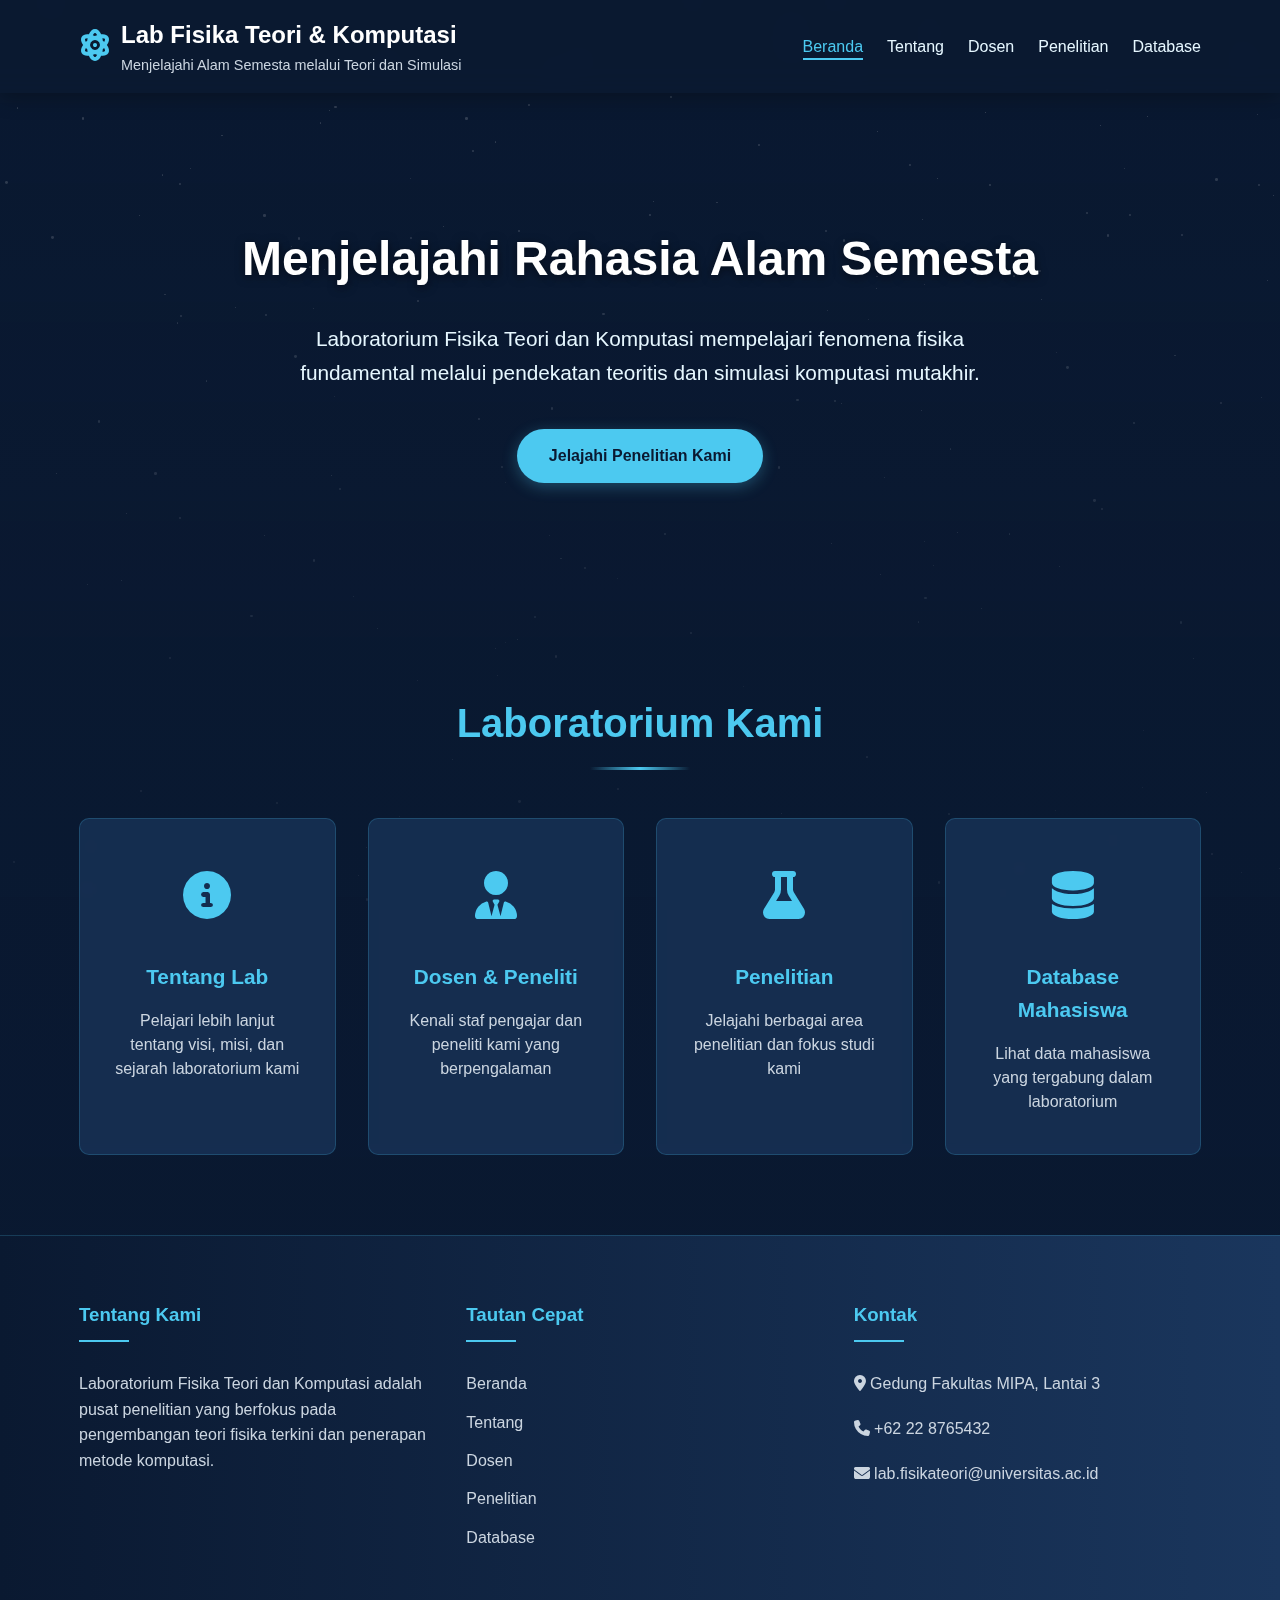
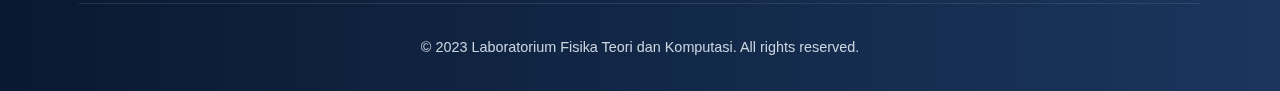
<file: index.html>
<!DOCTYPE html>
<html lang="id">
<head>
    <meta charset="UTF-8">
    <meta name="viewport" content="width=device-width, initial-scale=1.0">
    <title>Lab Fisika Teori & Komputasi - Beranda</title>
    <link rel="stylesheet" href="style.css">
    <link rel="stylesheet" href="https://cdnjs.cloudflare.com/ajax/libs/font-awesome/6.4.0/css/all.min.css">
</head>
<body>
    <!-- Efek Bintang -->
    <div class="stars" id="stars"></div>

    <!-- Header -->
    <header>
        <div class="container">
            <div class="header-container">
                <div class="logo">
                    <div class="logo-icon">
                        <i class="fas fa-atom"></i>
                    </div>
                    <div class="logo-text">
                        <h1>Lab Fisika Teori & Komputasi</h1>
                        <p>Menjelajahi Alam Semesta melalui Teori dan Simulasi</p>
                    </div>
                </div>
                <nav>
                    <ul>
                        <li><a href="index.html" class="active">Beranda</a></li>
                        <li><a href="about.html">Tentang</a></li>
                        <li><a href="dosen.html">Dosen</a></li>
                        <li><a href="research.html">Penelitian</a></li>
                        <li><a href="database.html">Database</a></li>
                    </ul>
                </nav>
            </div>
        </div>
    </header>

    <!-- Hero Section -->
    <section id="home" class="hero">
        <div class="container">
            <h2>Menjelajahi Rahasia Alam Semesta</h2>
            <p>Laboratorium Fisika Teori dan Komputasi mempelajari fenomena fisika fundamental melalui pendekatan teoritis dan simulasi komputasi mutakhir.</p>
            <a href="research.html" class="btn">Jelajahi Penelitian Kami</a>
        </div>
    </section>

    <!-- Quick Links Section -->
    <section id="quick-links">
        <div class="container">
            <div class="section-title">
                <h2>Laboratorium Kami</h2>
            </div>
            <div class="quick-links-grid">
                <a href="about.html" class="quick-link-card">
                    <div class="quick-link-icon">
                        <i class="fas fa-info-circle"></i>
                    </div>
                    <h3>Tentang Lab</h3>
                    <p>Pelajari lebih lanjut tentang visi, misi, dan sejarah laboratorium kami</p>
                </a>
                <a href="dosen.html" class="quick-link-card">
                    <div class="quick-link-icon">
                        <i class="fas fa-user-tie"></i>
                    </div>
                    <h3>Dosen & Peneliti</h3>
                    <p>Kenali staf pengajar dan peneliti kami yang berpengalaman</p>
                </a>
                <a href="research.html" class="quick-link-card">
                    <div class="quick-link-icon">
                        <i class="fas fa-flask"></i>
                    </div>
                    <h3>Penelitian</h3>
                    <p>Jelajahi berbagai area penelitian dan fokus studi kami</p>
                </a>
                <a href="database.html" class="quick-link-card">
                    <div class="quick-link-icon">
                        <i class="fas fa-database"></i>
                    </div>
                    <h3>Database Mahasiswa</h3>
                    <p>Lihat data mahasiswa yang tergabung dalam laboratorium</p>
                </a>
            </div>
        </div>
    </section>

    <!-- Footer -->
    <footer>
        <div class="container">
            <div class="footer-content">
                <div class="footer-section">
                    <h3>Tentang Kami</h3>
                    <p>Laboratorium Fisika Teori dan Komputasi adalah pusat penelitian yang berfokus pada pengembangan teori fisika terkini dan penerapan metode komputasi.</p>
                </div>
                <div class="footer-section">
                    <h3>Tautan Cepat</h3>
                    <ul>
                        <li><a href="index.html">Beranda</a></li>
                        <li><a href="about.html">Tentang</a></li>
                        <li><a href="dosen.html">Dosen</a></li>
                        <li><a href="research.html">Penelitian</a></li>
                        <li><a href="database.html">Database</a></li>
                    </ul>
                </div>
                <div class="footer-section">
                    <h3>Kontak</h3>
                    <p><i class="fas fa-map-marker-alt"></i> Gedung Fakultas MIPA, Lantai 3</p>
                    <p><i class="fas fa-phone"></i> +62 22 8765432</p>
                    <p><i class="fas fa-envelope"></i> lab.fisikateori@universitas.ac.id</p>
                </div>
            </div>
            <div class="copyright">
                <p>&copy; 2023 Laboratorium Fisika Teori dan Komputasi. All rights reserved.</p>
            </div>
        </div>
    </footer>

    <script src="script.js"></script>
</body>
</html>
</file>
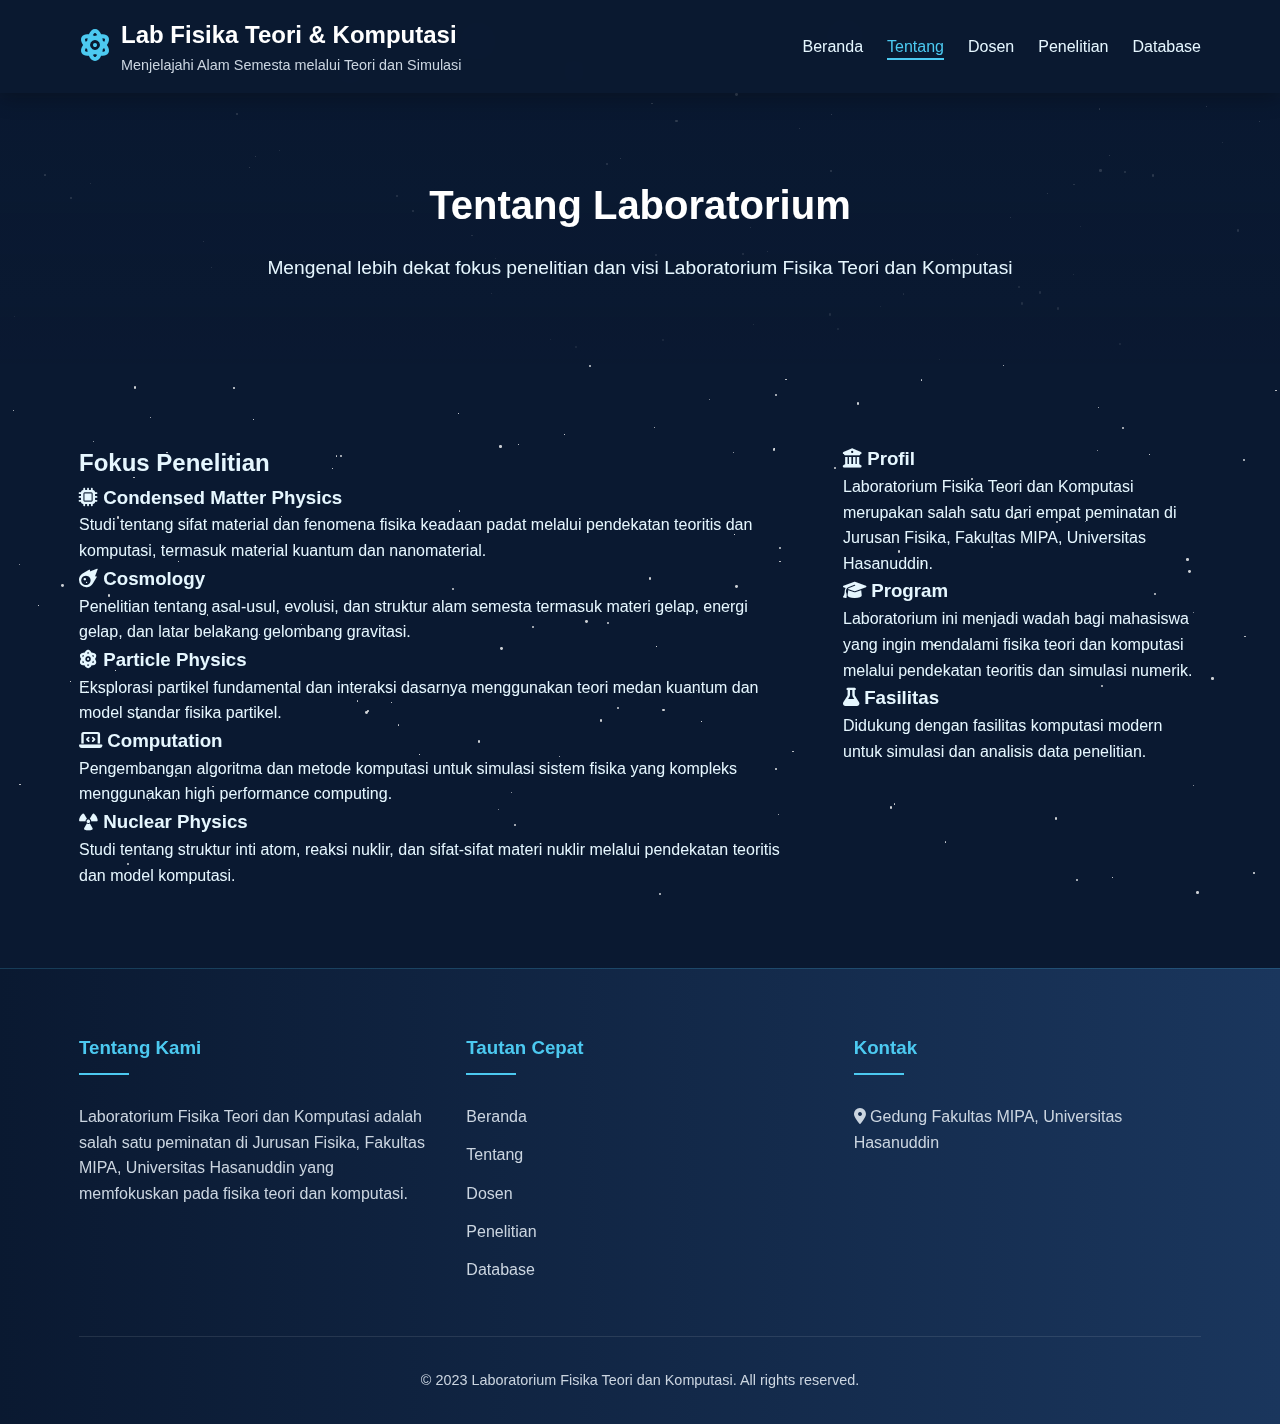
<file: about.html>
<!DOCTYPE html>
<html lang="id">
<head>
    <meta charset="UTF-8">
    <meta name="viewport" content="width=device-width, initial-scale=1.0">
    <title>Tentang Lab - Fisika Teori & Komputasi</title>
    <link rel="stylesheet" href="style.css">
    <link rel="stylesheet" href="https://cdnjs.cloudflare.com/ajax/libs/font-awesome/6.4.0/css/all.min.css">
</head>
<body>
    <div class="stars" id="stars"></div>

    <header>
        <div class="container">
            <div class="header-container">
                <div class="logo">
                    <div class="logo-icon">
                        <i class="fas fa-atom"></i>
                    </div>
                    <div class="logo-text">
                        <h1>Lab Fisika Teori & Komputasi</h1>
                        <p>Menjelajahi Alam Semesta melalui Teori dan Simulasi</p>
                    </div>
                </div>
                <nav>
                    <ul>
                        <li><a href="index.html">Beranda</a></li>
                        <li><a href="about.html" class="active">Tentang</a></li>
                        <li><a href="dosen.html">Dosen</a></li>
                        <li><a href="research.html">Penelitian</a></li>
                        <li><a href="database.html">Database</a></li>
                    </ul>
                </nav>
            </div>
        </div>
    </header>

    <section class="page-hero">
        <div class="container">
            <h1>Tentang Laboratorium</h1>
            <p>Mengenal lebih dekat fokus penelitian dan visi Laboratorium Fisika Teori dan Komputasi</p>
        </div>
    </section>

    <section id="about-content">
        <div class="container">
            <div class="about-grid">
                <!-- Kolom Kiri - Fokus Penelitian -->
                <div class="about-main">
                    <h2>Fokus Penelitian</h2>
                    <div class="research-focus-list">
                        <div class="focus-card">
                            <h3><i class="fas fa-microchip"></i> Condensed Matter Physics</h3>
                            <p>Studi tentang sifat material dan fenomena fisika keadaan padat melalui pendekatan teoritis dan komputasi, termasuk material kuantum dan nanomaterial.</p>
                        </div>
                        <div class="focus-card">
                            <h3><i class="fas fa-meteor"></i> Cosmology</h3>
                            <p>Penelitian tentang asal-usul, evolusi, dan struktur alam semesta termasuk materi gelap, energi gelap, dan latar belakang gelombang gravitasi.</p>
                        </div>
                        <div class="focus-card">
                            <h3><i class="fas fa-atom"></i> Particle Physics</h3>
                            <p>Eksplorasi partikel fundamental dan interaksi dasarnya menggunakan teori medan kuantum dan model standar fisika partikel.</p>
                        </div>
                        <div class="focus-card">
                            <h3><i class="fas fa-laptop-code"></i> Computation</h3>
                            <p>Pengembangan algoritma dan metode komputasi untuk simulasi sistem fisika yang kompleks menggunakan high performance computing.</p>
                        </div>
                        <div class="focus-card">
                            <h3><i class="fas fa-radiation"></i> Nuclear Physics</h3>
                            <p>Studi tentang struktur inti atom, reaksi nuklir, dan sifat-sifat materi nuklir melalui pendekatan teoritis dan model komputasi.</p>
                        </div>
                    </div>
                </div>
                
                <!-- Kolom Kanan - Profil, Program, Fasilitas -->
                <div class="about-sidebar">
                    <div class="sidebar-card">
                        <h3><i class="fas fa-university"></i> Profil</h3>
                        <p>Laboratorium Fisika Teori dan Komputasi merupakan salah satu dari empat peminatan di Jurusan Fisika, Fakultas MIPA, Universitas Hasanuddin.</p>
                    </div>
                    <div class="sidebar-card">
                        <h3><i class="fas fa-graduation-cap"></i> Program</h3>
                        <p>Laboratorium ini menjadi wadah bagi mahasiswa yang ingin mendalami fisika teori dan komputasi melalui pendekatan teoritis dan simulasi numerik.</p>
                    </div>
                    <div class="sidebar-card">
                        <h3><i class="fas fa-flask"></i> Fasilitas</h3>
                        <p>Didukung dengan fasilitas komputasi modern untuk simulasi dan analisis data penelitian.</p>
                    </div>
                </div>
            </div>
        </div>
    </section>

    <footer>
        <div class="container">
            <div class="footer-content">
                <div class="footer-section">
                    <h3>Tentang Kami</h3>
                    <p>Laboratorium Fisika Teori dan Komputasi adalah salah satu peminatan di Jurusan Fisika, Fakultas MIPA, Universitas Hasanuddin yang memfokuskan pada fisika teori dan komputasi.</p>
                </div>
                <div class="footer-section">
                    <h3>Tautan Cepat</h3>
                    <ul>
                        <li><a href="index.html">Beranda</a></li>
                        <li><a href="about.html">Tentang</a></li>
                        <li><a href="dosen.html">Dosen</a></li>
                        <li><a href="research.html">Penelitian</a></li>
                        <li><a href="database.html">Database</a></li>
                    </ul>
                </div>
                <div class="footer-section">
                    <h3>Kontak</h3>
                    <p><i class="fas fa-map-marker-alt"></i> Gedung Fakultas MIPA, Universitas Hasanuddin</p>
                </div>
            </div>
            <div class="copyright">
                <p>&copy; 2023 Laboratorium Fisika Teori dan Komputasi. All rights reserved.</p>
            </div>
        </div>
    </footer>

    <script src="script.js"></script>
</body>
</html>
</file>
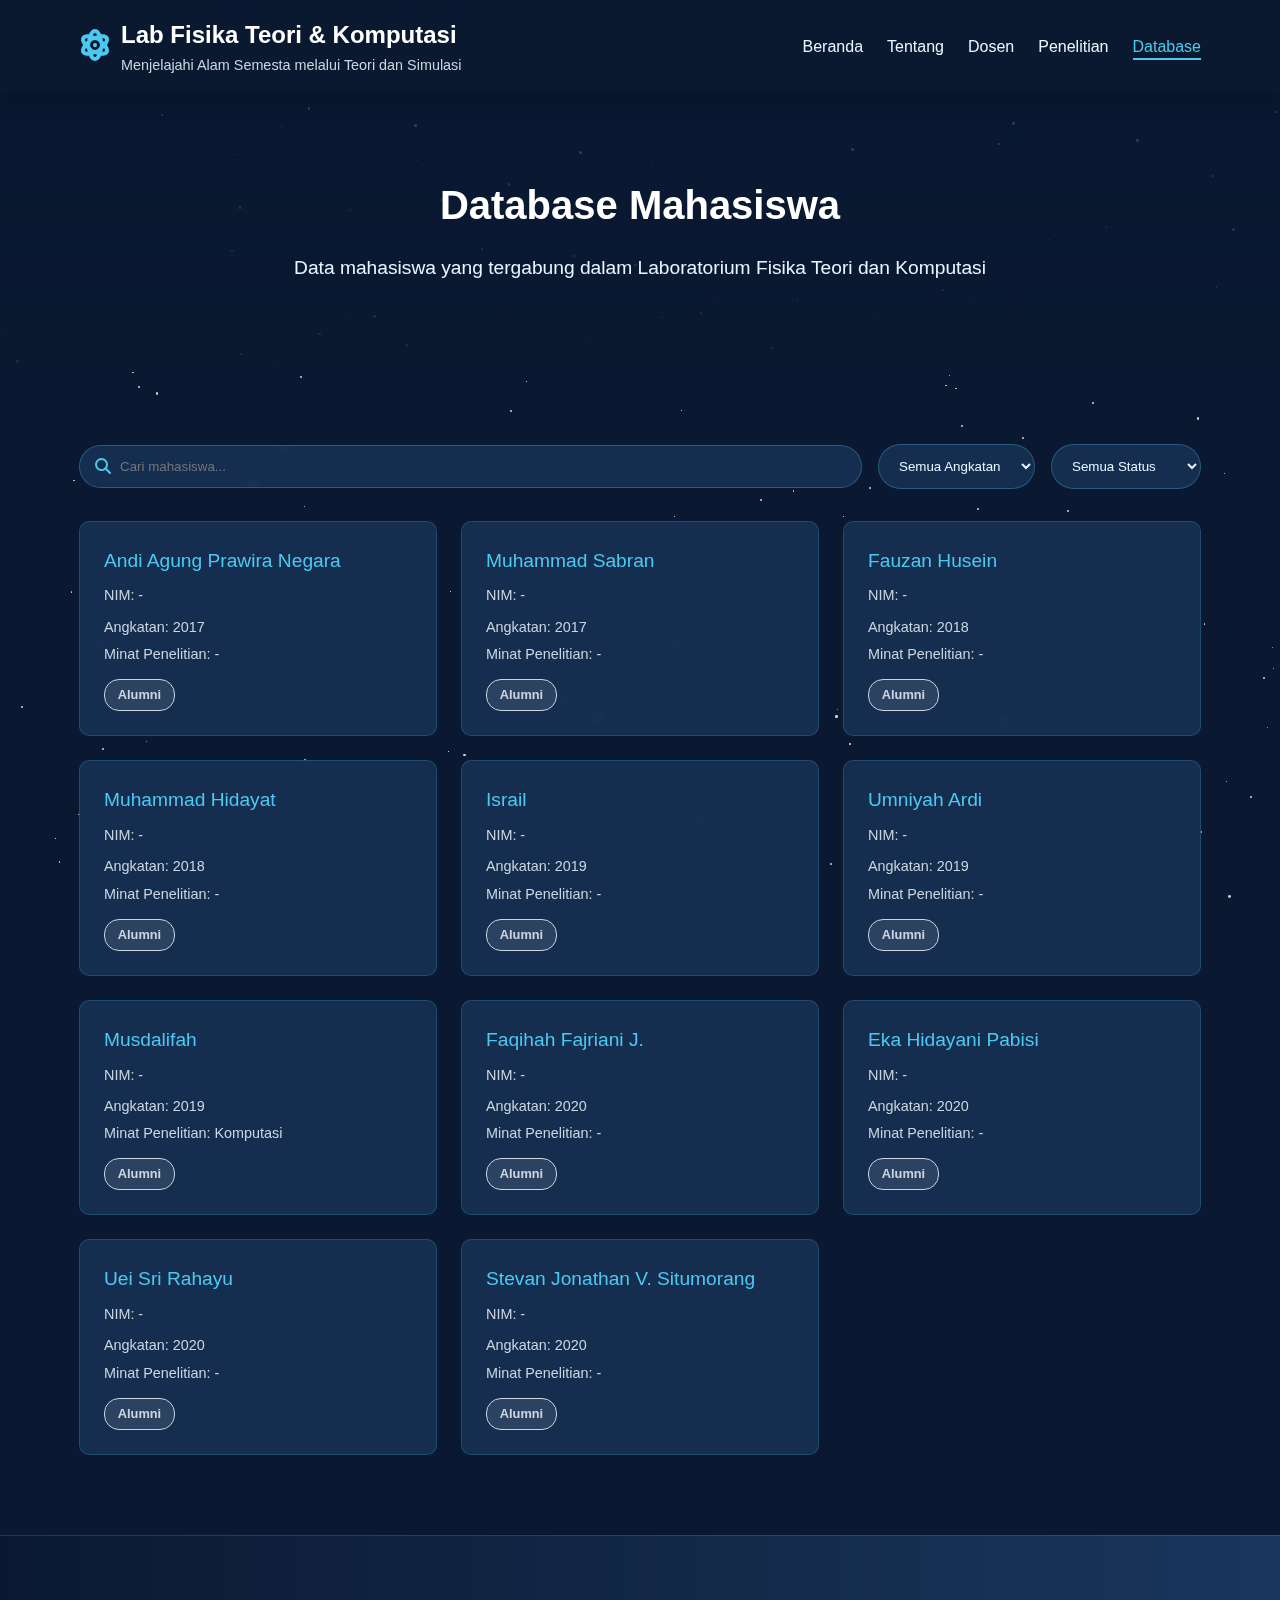
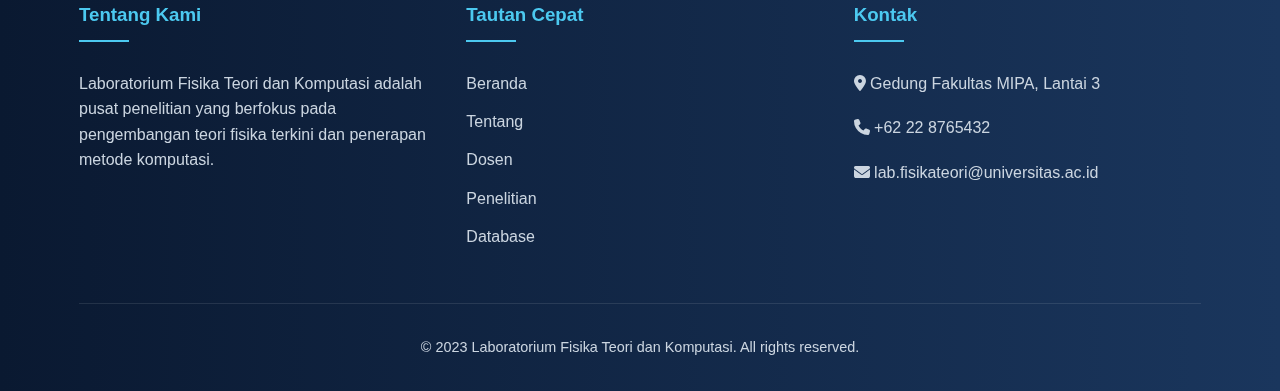
<file: database.html>
<!DOCTYPE html>
<html lang="id">
<head>
    <meta charset="UTF-8">
    <meta name="viewport" content="width=device-width, initial-scale=1.0">
    <title>Database Mahasiswa - Fisika Teori & Komputasi</title>
    <link rel="stylesheet" href="style.css">
    <link rel="stylesheet" href="https://cdnjs.cloudflare.com/ajax/libs/font-awesome/6.4.0/css/all.min.css">
</head>
<body>
    <div class="stars" id="stars"></div>

    <header>
        <div class="container">
            <div class="header-container">
                <div class="logo">
                    <div class="logo-icon">
                        <i class="fas fa-atom"></i>
                    </div>
                    <div class="logo-text">
                        <h1>Lab Fisika Teori & Komputasi</h1>
                        <p>Menjelajahi Alam Semesta melalui Teori dan Simulasi</p>
                    </div>
                </div>
                <nav>
                    <ul>
                        <li><a href="index.html">Beranda</a></li>
                        <li><a href="about.html">Tentang</a></li>
                        <li><a href="dosen.html">Dosen</a></li>
                        <li><a href="research.html">Penelitian</a></li>
                        <li><a href="database.html" class="active">Database</a></li>
                    </ul>
                </nav>
            </div>
        </div>
    </header>

    <section class="page-hero">
        <div class="container">
            <h1>Database Mahasiswa</h1>
            <p>Data mahasiswa yang tergabung dalam Laboratorium Fisika Teori dan Komputasi</p>
        </div>
    </section>

    <section id="database">
        <div class="container">
            <div class="database-controls">
                <div class="search-box">
                    <input type="text" id="searchInput" placeholder="Cari mahasiswa...">
                    <i class="fas fa-search"></i>
                </div>
                <div class="filter-controls">
                    <select id="yearFilter">
                        <option value="">Semua Angkatan</option>
                        <option value="2023">2023</option>
                        <option value="2022">2022</option>
                        <option value="2021">2021</option>
                        <option value="2020">2020</option>
                    </select>
                    <select id="statusFilter">
                        <option value="">Semua Status</option>
                        <option value="Aktif">Aktif</option>
                        <option value="Alumni">Alumni</option>
                    </select>
                </div>
            </div>

            <div class="students-grid" id="studentsGrid">
                <!-- Data mahasiswa akan dimuat di sini oleh JavaScript -->
            </div>
        </div>
    </section>

    <footer>
        <div class="container">
            <div class="footer-content">
                <div class="footer-section">
                    <h3>Tentang Kami</h3>
                    <p>Laboratorium Fisika Teori dan Komputasi adalah pusat penelitian yang berfokus pada pengembangan teori fisika terkini dan penerapan metode komputasi.</p>
                </div>
                <div class="footer-section">
                    <h3>Tautan Cepat</h3>
                    <ul>
                        <li><a href="index.html">Beranda</a></li>
                        <li><a href="about.html">Tentang</a></li>
                        <li><a href="dosen.html">Dosen</a></li>
                        <li><a href="research.html">Penelitian</a></li>
                        <li><a href="database.html">Database</a></li>
                    </ul>
                </div>
                <div class="footer-section">
                    <h3>Kontak</h3>
                    <p><i class="fas fa-map-marker-alt"></i> Gedung Fakultas MIPA, Lantai 3</p>
                    <p><i class="fas fa-phone"></i> +62 22 8765432</p>
                    <p><i class="fas fa-envelope"></i> lab.fisikateori@universitas.ac.id</p>
                </div>
            </div>
            <div class="copyright">
                <p>&copy; 2023 Laboratorium Fisika Teori dan Komputasi. All rights reserved.</p>
            </div>
        </div>
    </footer>

    <script src="script.js"></script>
</body>
</html>
</file>
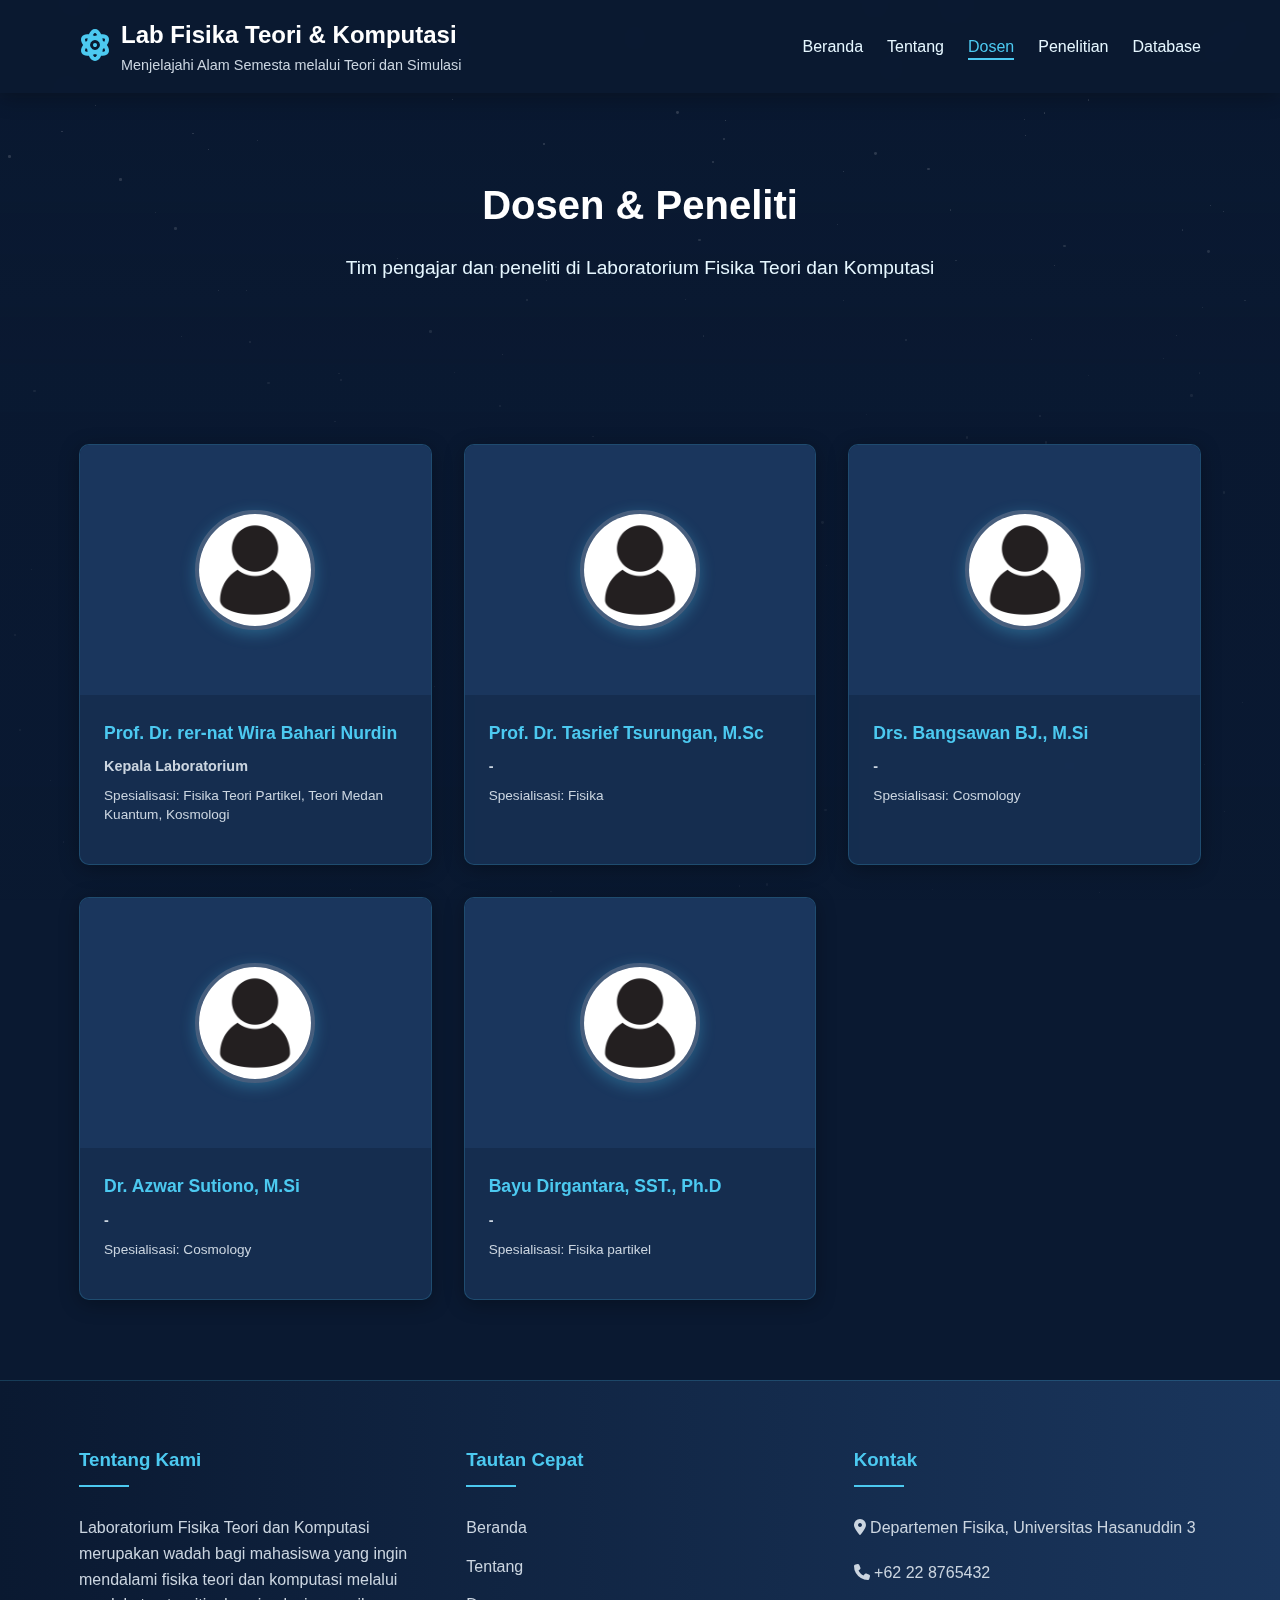
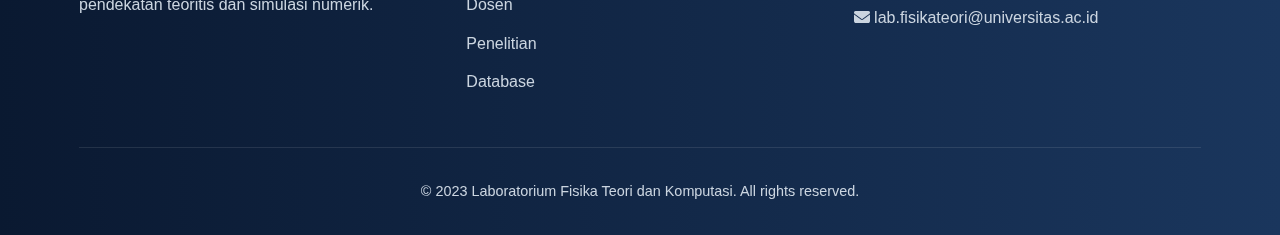
<file: dosen.html>
<!DOCTYPE html>
<html lang="id">
<head>
    <meta charset="UTF-8">
    <meta name="viewport" content="width=device-width, initial-scale=1.0">
    <title>Dosen & Peneliti - Fisika Teori & Komputasi</title>
    <link rel="stylesheet" href="style.css">
    <link rel="stylesheet" href="https://cdnjs.cloudflare.com/ajax/libs/font-awesome/6.4.0/css/all.min.css">
</head>
<body>
    <div class="stars" id="stars"></div>

    <header>
        <div class="container">
            <div class="header-container">
                <div class="logo">
                    <div class="logo-icon">
                        <i class="fas fa-atom"></i>
                    </div>
                    <div class="logo-text">
                        <h1>Lab Fisika Teori & Komputasi</h1>
                        <p>Menjelajahi Alam Semesta melalui Teori dan Simulasi</p>
                    </div>
                </div>
                <nav>
                    <ul>
                        <li><a href="index.html">Beranda</a></li>
                        <li><a href="about.html">Tentang</a></li>
                        <li><a href="dosen.html" class="active">Dosen</a></li>
                        <li><a href="research.html">Penelitian</a></li>
                        <li><a href="database.html">Database</a></li>
                    </ul>
                </nav>
            </div>
        </div>
    </header>

    <section class="page-hero">
        <div class="container">
            <h1>Dosen & Peneliti</h1>
            <p>Tim pengajar dan peneliti di Laboratorium Fisika Teori dan Komputasi</p>
        </div>
    </section>

    <section id="dosen" class="dosen-section">
        <div class="container">
            <div class="dosen-grid">
                <div class="dosen-card">
                    <div class="dosen-img">
                        <img src="profile icon.jpg" alt="Prof. Dr. rer-nat Wira Bahari Nurdin" style="width: 120px; height: 120px; object-fit: cover; border-radius: 50%;">
                    </div>
                    <div class="dosen-info">
                        <h3>Prof. Dr. rer-nat Wira Bahari Nurdin</h3>
                        <p class="dosen-position">Kepala Laboratorium</p>
                        <p class="dosen-expertise">Spesialisasi: Fisika Teori Partikel, Teori Medan Kuantum, Kosmologi</p>
                    </div>
                </div>
                
                <div class="dosen-card">
                    <div class="dosen-img">
                        <img src="profile icon.jpg" alt="Prof. Dr. Tasrief Tsurungan, M.Sc" style="width: 120px; height: 120px; object-fit: cover; border-radius: 50%;">
                    </div>
                    <div class="dosen-info">
                        <h3>Prof. Dr. Tasrief Tsurungan, M.Sc</h3>
                        <p class="dosen-position">-</p>
                        <p class="dosen-expertise">Spesialisasi: Fisika </p>
                    </div>
                </div>
                
                <div class="dosen-card">
                    <div class="dosen-img">
                        <img src="profile icon.jpg" alt="Drs. Bangsawan BJ., M.Si" style="width: 120px; height: 120px; object-fit: cover; border-radius: 50%;">
                    </div>
                    <div class="dosen-info">
                        <h3>Drs. Bangsawan BJ., M.Si</h3>
                        <p class="dosen-position">-</p>
                        <p class="dosen-expertise">Spesialisasi: Cosmology</p>
                    </div>
                </div>
                
                <div class="dosen-card">
                    <div class="dosen-img">
                        <img src="profile icon.jpg" alt="Dr. Azwar Sutiono, M.Si" style="width: 120px; height: 120px; object-fit: cover; border-radius: 50%;">
                    </div>
                    <div class="dosen-info">
                        <h3>Dr. Azwar Sutiono, M.Si</h3>
                        <p class="dosen-position">-</p>
                        <p class="dosen-expertise">Spesialisasi: Cosmology</p>
                    </div>
                </div>

                <div class="dosen-card">
                    <div class="dosen-img">
                        <img src="profile icon.jpg" alt="Bayu Dirgantara, SST., Ph.D" style="width: 120px; height: 120px; object-fit: cover; border-radius: 50%;">
                    </div>
                    <div class="dosen-info">
                        <h3>Bayu Dirgantara, SST., Ph.D</h3>
                        <p class="dosen-position">-</p>
                        <p class="dosen-expertise">Spesialisasi: Fisika partikel</p>
                    </div>
                </div>
            </div>
        </div>
    </section>

    <footer>
        <div class="container">
            <div class="footer-content">
                <div class="footer-section">
                    <h3>Tentang Kami</h3>
                    <p>Laboratorium Fisika Teori dan Komputasi merupakan wadah bagi mahasiswa yang ingin mendalami fisika teori dan komputasi melalui pendekatan teoritis dan simulasi numerik.</p>
                </div>
                <div class="footer-section">
                    <h3>Tautan Cepat</h3>
                    <ul>
                        <li><a href="index.html">Beranda</a></li>
                        <li><a href="about.html">Tentang</a></li>
                        <li><a href="dosen.html">Dosen</a></li>
                        <li><a href="research.html">Penelitian</a></li>
                        <li><a href="database.html">Database</a></li>
                    </ul>
                </div>
                <div class="footer-section">
                    <h3>Kontak</h3>
                    <p><i class="fas fa-map-marker-alt"></i> Departemen Fisika, Universitas Hasanuddin 3</p>
                    <p><i class="fas fa-phone"></i> +62 22 8765432</p>
                    <p><i class="fas fa-envelope"></i> lab.fisikateori@universitas.ac.id</p>
                </div>
            </div>
            <div class="copyright">
                <p>&copy; 2023 Laboratorium Fisika Teori dan Komputasi. All rights reserved.</p>
            </div>
        </div>
    </footer>

    <script src="script.js"></script>
</body>
</html>
</file>
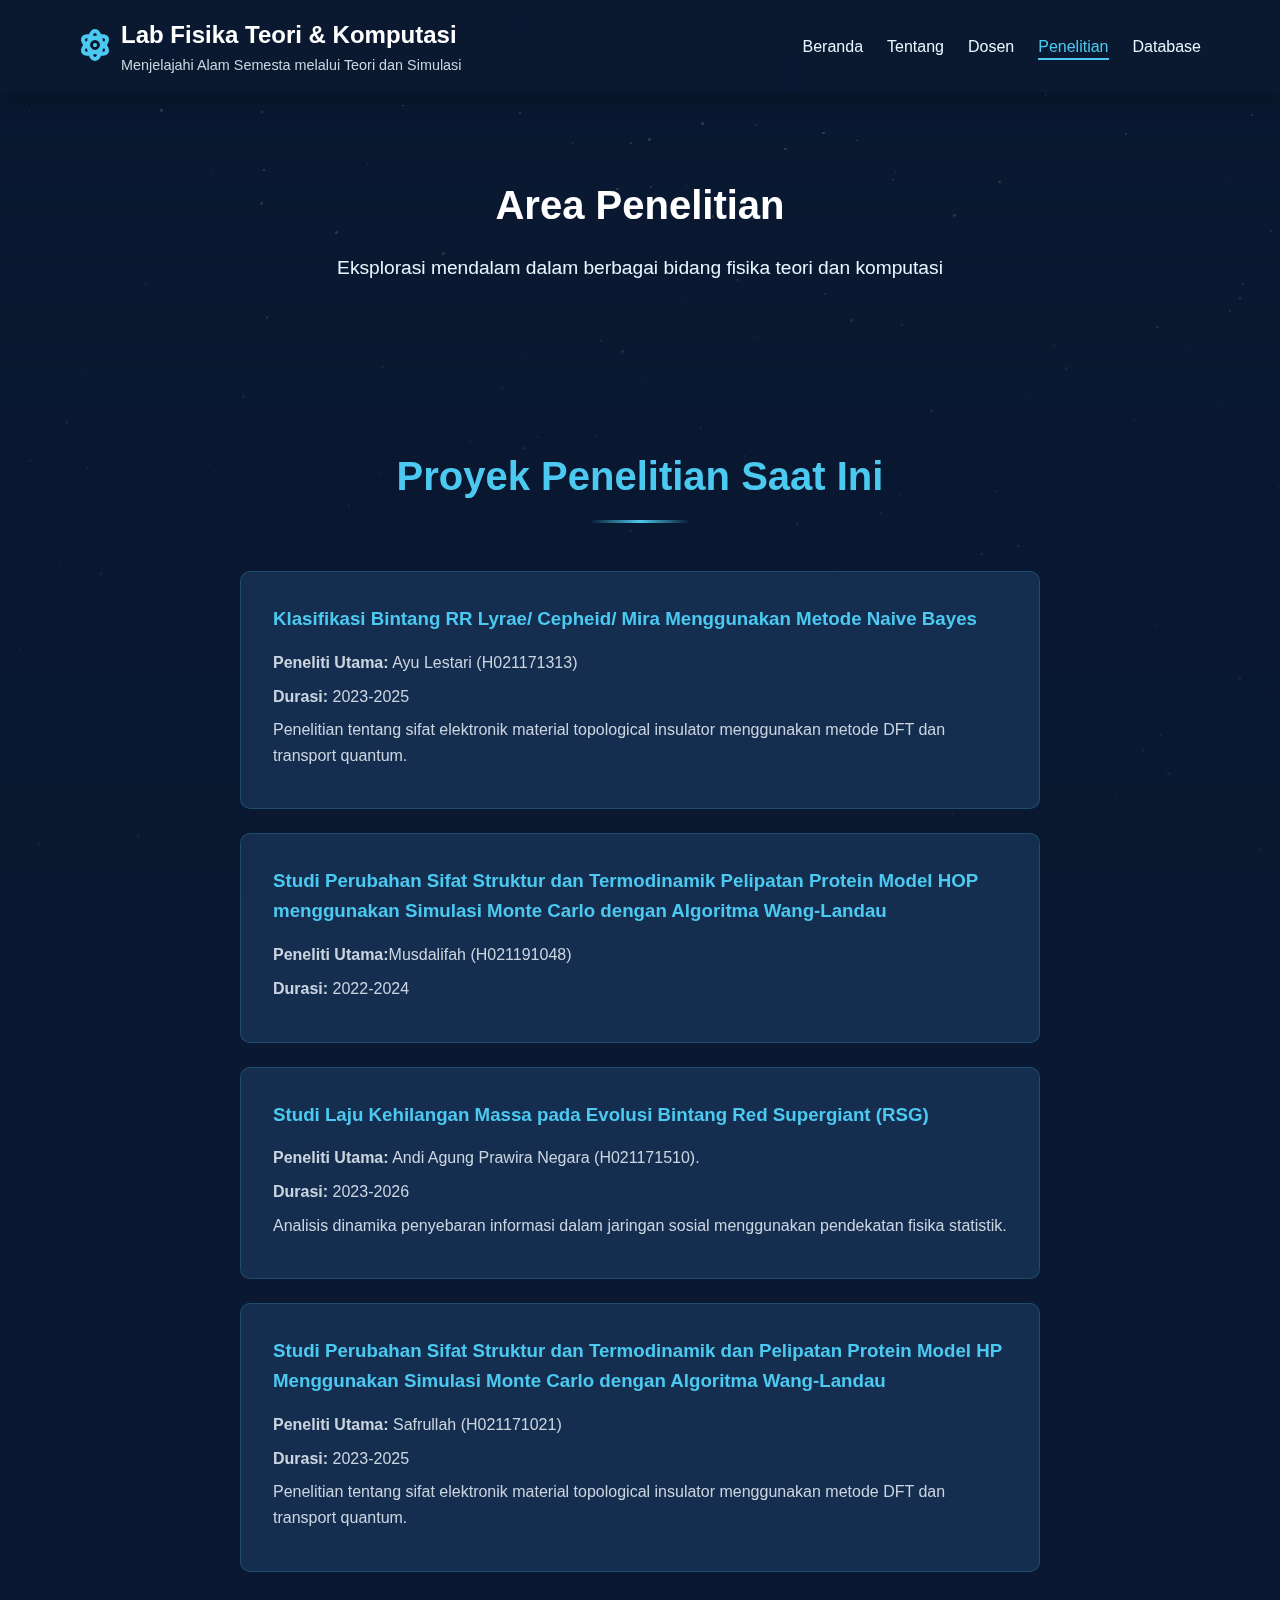
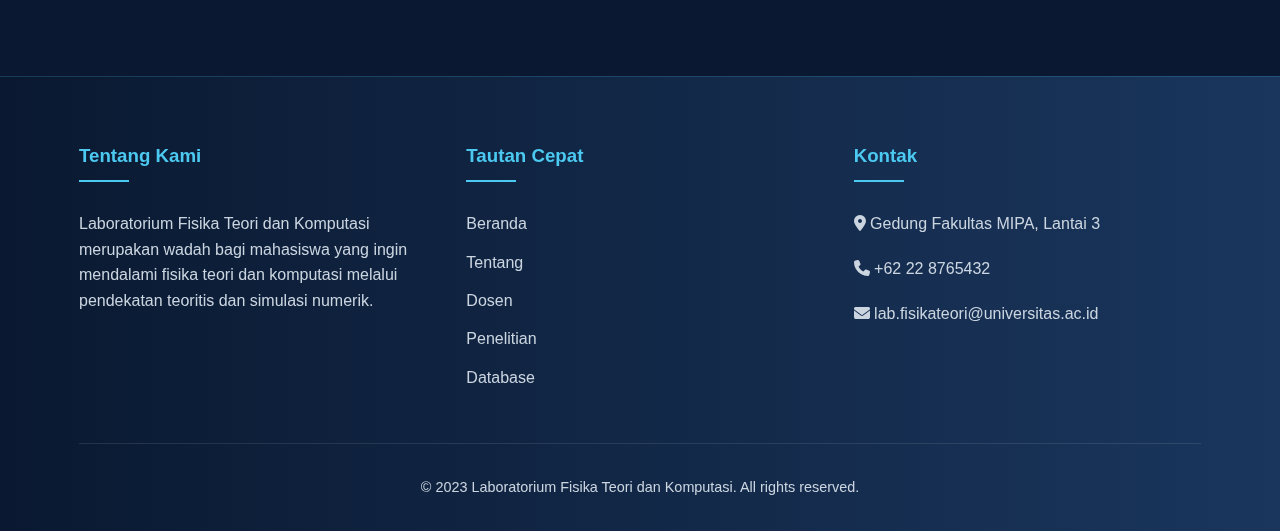
<file: research.html>
<!DOCTYPE html>
<html lang="id">
<head>
    <meta charset="UTF-8">
    <meta name="viewport" content="width=device-width, initial-scale=1.0">
    <title>Penelitian - Fisika Teori & Komputasi</title>
    <link rel="stylesheet" href="style.css">
    <link rel="stylesheet" href="https://cdnjs.cloudflare.com/ajax/libs/font-awesome/6.4.0/css/all.min.css">
</head>
<body>
    <div class="stars" id="stars"></div>

    <header>
        <div class="container">
            <div class="header-container">
                <div class="logo">
                    <div class="logo-icon">
                        <i class="fas fa-atom"></i>
                    </div>
                    <div class="logo-text">
                        <h1>Lab Fisika Teori & Komputasi</h1>
                        <p>Menjelajahi Alam Semesta melalui Teori dan Simulasi</p>
                    </div>
                </div>
                <nav>
                    <ul>
                        <li><a href="index.html">Beranda</a></li>
                        <li><a href="about.html">Tentang</a></li>
                        <li><a href="dosen.html">Dosen</a></li>
                        <li><a href="research.html" class="active">Penelitian</a></li>
                        <li><a href="database.html">Database</a></li>
                    </ul>
                </nav>
            </div>
        </div>
    </header>

    <section class="page-hero">
        <div class="container">
            <h1>Area Penelitian</h1>
            <p>Eksplorasi mendalam dalam berbagai bidang fisika teori dan komputasi</p>
        </div>
    </section>

    <section id="current-projects" class="projects-section">
        <div class="container">
            <div class="section-title">
                <h2>Proyek Penelitian Saat Ini</h2>
            </div>
            <div class="projects-list">
                <div class="project-item">
                    <h3>Klasifikasi Bintang RR Lyrae/ Cepheid/ Mira Menggunakan Metode Naive Bayes</h3>
                    <p><strong>Peneliti Utama:</strong> Ayu Lestari (H021171313)</p>
                    <p><strong>Durasi:</strong> 2023-2025</p>
                    <p>Penelitian tentang sifat elektronik material topological insulator menggunakan metode DFT dan transport quantum.</p>
                </div>
                <div class="project-item">
                    <h3>Studi Perubahan Sifat Struktur dan Termodinamik Pelipatan Protein Model HOP menggunakan Simulasi Monte Carlo dengan Algoritma Wang-Landau</h3>
                    <p><strong>Peneliti Utama:</strong>Musdalifah (H021191048)</p>
                    <p><strong>Durasi:</strong> 2022-2024</p>
                </div>
                <div class="project-item">
                    <h3>Studi Laju Kehilangan Massa pada Evolusi Bintang Red Supergiant (RSG)</h3>
                    <p><strong>Peneliti Utama:</strong> Andi Agung Prawira Negara (H021171510).</p>
                    <p><strong>Durasi:</strong> 2023-2026</p>
                    <p>Analisis dinamika penyebaran informasi dalam jaringan sosial menggunakan pendekatan fisika statistik.</p>
                </div>
                <div class="project-item">
                    <h3>Studi Perubahan Sifat Struktur dan Termodinamik dan Pelipatan Protein Model HP Menggunakan Simulasi Monte Carlo dengan Algoritma Wang-Landau</h3>
                    <p><strong>Peneliti Utama:</strong> Safrullah (H021171021)</p>
                    <p><strong>Durasi:</strong> 2023-2025</p>
                    <p>Penelitian tentang sifat elektronik material topological insulator menggunakan metode DFT dan transport quantum.</p>
                </div>
            </div>
        </div>
    </section>

    <footer>
        <div class="container">
            <div class="footer-content">
                <div class="footer-section">
                    <h3>Tentang Kami</h3>
                    <p>Laboratorium Fisika Teori dan Komputasi merupakan wadah bagi mahasiswa yang ingin mendalami fisika teori dan komputasi melalui pendekatan teoritis dan simulasi numerik.</p>
                </div>
                <div class="footer-section">
                    <h3>Tautan Cepat</h3>
                    <ul>
                        <li><a href="index.html">Beranda</a></li>
                        <li><a href="about.html">Tentang</a></li>
                        <li><a href="dosen.html">Dosen</a></li>
                        <li><a href="research.html">Penelitian</a></li>
                        <li><a href="database.html">Database</a></li>
                    </ul>
                </div>
                <div class="footer-section">
                    <h3>Kontak</h3>
                    <p><i class="fas fa-map-marker-alt"></i> Gedung Fakultas MIPA, Lantai 3</p>
                    <p><i class="fas fa-phone"></i> +62 22 8765432</p>
                    <p><i class="fas fa-envelope"></i> lab.fisikateori@universitas.ac.id</p>
                </div>
            </div>
            <div class="copyright">
                <p>&copy; 2023 Laboratorium Fisika Teori dan Komputasi. All rights reserved.</p>
            </div>
        </div>
    </footer>

    <script src="script.js"></script>
</body>
</html>
</file>
<file: style.css>
/* Reset dan Variabel */
:root {
    --primary: #0a1931;
    --secondary: #1a365d;
    --accent: #4cc9f0;
    --light: #e6f7ff;
    --dark: #0a1931;
    --text: #e6f7ff;
    --white: #ffffff;
    --gray-light: #cbd5e0;
    --shadow: 0 4px 20px rgba(0, 0, 0, 0.3);
    --star-color: rgba(255, 255, 255, 0.8);
}

* {
    margin: 0;
    padding: 0;
    box-sizing: border-box;
    font-family: 'Segoe UI', Tahoma, Geneva, Verdana, sans-serif;
}

body {
    background-color: var(--primary);
    color: var(--text);
    line-height: 1.6;
    overflow-x: hidden;
    position: relative;
}

/* Efek Bintang */
.stars {
    position: fixed;
    top: 0;
    left: 0;
    width: 100%;
    height: 100%;
    z-index: -1;
}

.star {
    position: absolute;
    background-color: var(--star-color);
    border-radius: 50%;
    animation: twinkle 5s infinite;
}

@keyframes twinkle {
    0%, 100% { opacity: 0.2; }
    50% { opacity: 1; }
}

.container {
    width: 90%;
    max-width: 1200px;
    margin: 0 auto;
    padding: 0 15px;
}

/* Header */
header {
    background-color: rgba(10, 25, 49, 0.9);
    box-shadow: var(--shadow);
    position: sticky;
    top: 0;
    z-index: 1000;
    backdrop-filter: blur(10px);
}

.header-container {
    display: flex;
    justify-content: space-between;
    align-items: center;
    padding: 1rem 0;
}

.logo {
    display: flex;
    align-items: center;
}

.logo-icon {
    font-size: 2rem;
    color: var(--accent);
    margin-right: 10px;
}

.logo-text h1 {
    font-size: 1.5rem;
    color: var(--white);
}

.logo-text p {
    font-size: 0.9rem;
    color: var(--gray-light);
}

nav ul {
    display: flex;
    list-style: none;
}

nav ul li {
    margin-left: 1.5rem;
}

nav ul li a {
    text-decoration: none;
    color: var(--text);
    font-weight: 500;
    transition: color 0.3s;
    position: relative;
}

nav ul li a:hover,
nav ul li a.active {
    color: var(--accent);
}

nav ul li a::after {
    content: '';
    position: absolute;
    bottom: -5px;
    left: 0;
    width: 0;
    height: 2px;
    background-color: var(--accent);
    transition: width 0.3s;
}

nav ul li a:hover::after,
nav ul li a.active::after {
    width: 100%;
}

/* Hero Section */
.hero {
    background: linear-gradient(rgba(10, 25, 49, 0.8), rgba(10, 25, 49, 0.9)), url('https://images.unsplash.com/photo-1462331940025-496dfbfc7564?ixlib=rb-1.2.1&auto=format&fit=crop&w=1350&q=80');
    background-size: cover;
    background-position: center;
    color: var(--white);
    padding: 8rem 0;
    text-align: center;
    position: relative;
}

.hero h2 {
    font-size: 3rem;
    margin-bottom: 1.5rem;
    text-shadow: 0 2px 10px rgba(0, 0, 0, 0.5);
}

.hero p {
    font-size: 1.3rem;
    max-width: 700px;
    margin: 0 auto 2.5rem;
    color: var(--light);
}

.page-hero {
    background: linear-gradient(rgba(10, 25, 49, 0.8), rgba(10, 25, 49, 0.9)), url('https://images.unsplash.com/photo-1462331940025-496dfbfc7564?ixlib=rb-1.2.1&auto=format&fit=crop&w=1350&q=80');
    background-size: cover;
    background-position: center;
    color: var(--white);
    padding: 5rem 0;
    text-align: center;
}

.page-hero h1 {
    font-size: 2.5rem;
    margin-bottom: 1rem;
}

.page-hero p {
    font-size: 1.2rem;
    color: var(--light);
}

.btn {
    display: inline-block;
    background-color: var(--accent);
    color: var(--primary);
    padding: 0.9rem 2rem;
    border-radius: 30px;
    text-decoration: none;
    font-weight: 600;
    transition: all 0.3s;
    box-shadow: 0 4px 15px rgba(76, 201, 240, 0.3);
}

.btn:hover {
    background-color: var(--white);
    transform: translateY(-3px);
    box-shadow: 0 6px 20px rgba(76, 201, 240, 0.5);
}

/* Section Styles */
section {
    padding: 5rem 0;
    position: relative;
}

.section-title {
    text-align: center;
    margin-bottom: 3rem;
}

.section-title h2 {
    font-size: 2.5rem;
    color: var(--accent);
    position: relative;
    display: inline-block;
    padding-bottom: 15px;
}

.section-title h2::after {
    content: '';
    position: absolute;
    bottom: 0;
    left: 50%;
    transform: translateX(-50%);
    width: 100px;
    height: 3px;
    background: linear-gradient(to right, transparent, var(--accent), transparent);
}

/* Quick Links */
#quick-links {
    background: linear-gradient(rgba(10, 25, 49, 0.9), rgba(10, 25, 49, 0.95));
}

.quick-links-grid {
    display: grid;
    grid-template-columns: repeat(auto-fit, minmax(250px, 1fr));
    gap: 2rem;
}

.quick-link-card {
    background: rgba(26, 54, 93, 0.7);
    border-radius: 10px;
    padding: 2.5rem 2rem;
    text-align: center;
    text-decoration: none;
    color: var(--text);
    transition: all 0.3s;
    backdrop-filter: blur(5px);
    border: 1px solid rgba(76, 201, 240, 0.2);
}

.quick-link-card:hover {
    transform: translateY(-10px);
    box-shadow: 0 10px 25px rgba(0, 0, 0, 0.4);
    border-color: var(--accent);
}

.quick-link-icon {
    font-size: 3rem;
    color: var(--accent);
    margin-bottom: 1.5rem;
}

.quick-link-card h3 {
    color: var(--accent);
    margin-bottom: 1rem;
    font-size: 1.3rem;
}

.quick-link-card p {
    color: var(--gray-light);
    line-height: 1.5;
}

/* About Page */
.about-grid {
    display: grid;
    grid-template-columns: 2fr 1fr;
    gap: 3rem;
}

.vision-mission {
    margin-bottom: 3rem;
}

.vm-card {
    background: rgba(26, 54, 93, 0.7);
    border-radius: 10px;
    padding: 2rem;
    margin-bottom: 2rem;
    backdrop-filter: blur(5px);
    border: 1px solid rgba(76, 201, 240, 0.2);
}

.vm-card h3 {
    color: var(--accent);
    margin-bottom: 1rem;
    display: flex;
    align-items: center;
    gap: 10px;
}

.vm-card ul {
    list-style: none;
    padding-left: 0;
}

.vm-card ul li {
    margin-bottom: 0.5rem;
    padding-left: 1.5rem;
    position: relative;
}

.vm-card ul li::before {
    content: '▸';
    color: var(--accent);
    position: absolute;
    left: 0;
}

.history {
    background: rgba(26, 54, 93, 0.7);
    border-radius: 10px;
    padding: 2rem;
    backdrop-filter: blur(5px);
    border: 1px solid rgba(76, 201, 240, 0.2);
}

.history p {
    margin-bottom: 1rem;
}

.about-stats {
    display: grid;
    grid-template-columns: 1fr;
    gap: 1.5rem;
}

.stat-card {
    background: rgba(26, 54, 93, 0.7);
    border-radius: 10px;
    padding: 2rem;
    text-align: center;
    backdrop-filter: blur(5px);
    border: 1px solid rgba(76, 201, 240, 0.2);
}

.stat-number {
    font-size: 2.5rem;
    font-weight: bold;
    color: var(--accent);
    margin-bottom: 0.5rem;
}

.stat-label {
    color: var(--gray-light);
    font-size: 0.9rem;
}

/* Dosen Section - FOTO LOKAL YANG SUDAH DIPERBAIKI */
.dosen-section {
    background: linear-gradient(rgba(10, 25, 49, 0.9), rgba(10, 25, 49, 0.95)), url('https://images.unsplash.com/photo-1446776653964-20c1d3a81b06?ixlib=rb-1.2.1&auto=format&fit=crop&w=1350&q=80');
    background-size: cover;
    background-position: center;
    background-attachment: fixed;
}

.dosen-grid {
    display: grid;
    grid-template-columns: repeat(auto-fit, minmax(300px, 1fr));
    gap: 2rem;
}

.dosen-card {
    background: rgba(26, 54, 93, 0.7);
    border-radius: 10px;
    overflow: hidden;
    box-shadow: var(--shadow);
    transition: transform 0.3s;
    backdrop-filter: blur(5px);
    border: 1px solid rgba(76, 201, 240, 0.2);
}

.dosen-card:hover {
    transform: translateY(-10px);
    box-shadow: 0 10px 25px rgba(0, 0, 0, 0.4);
}

.dosen-img {
    height: 250px;
    background-color: var(--secondary);
    display: flex;
    align-items: center;
    justify-content: center;
    overflow: hidden;
    position: relative;
}

.dosen-img img {
    width: 150px;
    height: 150px;
    object-fit: cover;
    object-position: center;
    border-radius: 50%;
    border: 4px solid rgba(255, 255, 255, 0.2);
    box-shadow: 0 4px 15px rgba(76, 201, 240, 0.3);
    transition: transform 0.3s;
}

.dosen-card:hover .dosen-img img {
    transform: scale(1.1);
}

.dosen-info {
    padding: 1.5rem;
}

.dosen-info h3 {
    color: var(--accent);
    margin-bottom: 0.5rem;
    font-size: 1.1rem;
}

.dosen-position {
    color: var(--gray-light);
    font-weight: 600;
    margin-bottom: 0.5rem;
    font-size: 0.9rem;
}

.dosen-expertise {
    color: var(--gray-light);
    margin-bottom: 1rem;
    font-size: 0.85rem;
    line-height: 1.4;
}

.dosen-contact {
    border-top: 1px solid rgba(76, 201, 240, 0.2);
    padding-top: 1rem;
}

.dosen-contact p {
    color: var(--gray-light);
    font-size: 0.8rem;
    margin-bottom: 0.3rem;
    display: flex;
    align-items: center;
    gap: 8px;
}

/* Research Section */
.research-grid {
    display: grid;
    grid-template-columns: repeat(auto-fit, minmax(350px, 1fr));
    gap: 2rem;
}

.research-card {
    background: rgba(26, 54, 93, 0.7);
    border-radius: 10px;
    padding: 2.5rem 2rem;
    box-shadow: var(--shadow);
    transition: transform 0.3s;
    backdrop-filter: blur(5px);
    border: 1px solid rgba(76, 201, 240, 0.2);
    text-align: center;
}

.research-card:hover {
    transform: translateY(-10px);
    box-shadow: 0 10px 25px rgba(0, 0, 0, 0.4);
}

.research-icon {
    font-size: 3rem;
    color: var(--accent);
    margin-bottom: 1.5rem;
}

.research-card h3 {
    color: var(--accent);
    margin-bottom: 1rem;
    font-size: 1.3rem;
}

.research-card p {
    color: var(--gray-light);
    margin-bottom: 1.5rem;
}

.research-focus {
    text-align: left;
    background: rgba(10, 25, 49, 0.5);
    padding: 1.5rem;
    border-radius: 8px;
    border-left: 3px solid var(--accent);
}

.research-focus h4 {
    color: var(--accent);
    margin-bottom: 0.8rem;
    font-size: 1rem;
}

.research-focus ul {
    list-style: none;
    padding-left: 0;
}

.research-focus ul li {
    margin-bottom: 0.5rem;
    padding-left: 1.2rem;
    position: relative;
    color: var(--gray-light);
    font-size: 0.9rem;
}

.research-focus ul li::before {
    content: '•';
    color: var(--accent);
    position: absolute;
    left: 0;
}

/* Projects Section */
.projects-section {
    background: linear-gradient(rgba(10, 25, 49, 0.9), rgba(10, 25, 49, 0.95)), url('https://images.unsplash.com/photo-1518709268805-4e9042af2176?ixlib=rb-1.2.1&auto=format&fit=crop&w=1350&q=80');
    background-size: cover;
    background-position: center;
    background-attachment: fixed;
}

.projects-list {
    max-width: 800px;
    margin: 0 auto;
}

.project-item {
    background: rgba(26, 54, 93, 0.7);
    border-radius: 10px;
    padding: 2rem;
    margin-bottom: 1.5rem;
    backdrop-filter: blur(5px);
    border: 1px solid rgba(76, 201, 240, 0.2);
    transition: transform 0.3s;
}

.project-item:hover {
    transform: translateX(10px);
}

.project-item h3 {
    color: var(--accent);
    margin-bottom: 1rem;
}

.project-item p {
    color: var(--gray-light);
    margin-bottom: 0.5rem;
}

/* Database Section */
.database-controls {
    display: flex;
    justify-content: space-between;
    align-items: center;
    margin-bottom: 2rem;
    gap: 1rem;
    flex-wrap: wrap;
}

.search-box {
    position: relative;
    flex: 1;
    min-width: 250px;
}

.search-box input {
    width: 100%;
    padding: 0.8rem 1rem 0.8rem 2.5rem;
    border: 1px solid rgba(76, 201, 240, 0.3);
    border-radius: 25px;
    background: rgba(26, 54, 93, 0.7);
    color: var(--text);
    backdrop-filter: blur(5px);
}

.search-box i {
    position: absolute;
    left: 1rem;
    top: 50%;
    transform: translateY(-50%);
    color: var(--accent);
}

.filter-controls {
    display: flex;
    gap: 1rem;
}

.filter-controls select {
    padding: 0.8rem 1rem;
    border: 1px solid rgba(76, 201, 240, 0.3);
    border-radius: 25px;
    background: rgba(26, 54, 93, 0.7);
    color: var(--text);
    backdrop-filter: blur(5px);
    min-width: 150px;
}

.students-grid {
    display: grid;
    grid-template-columns: repeat(auto-fill, minmax(300px, 1fr));
    gap: 1.5rem;
}

.student-card {
    background: rgba(26, 54, 93, 0.7);
    border-radius: 10px;
    padding: 1.5rem;
    backdrop-filter: blur(5px);
    border: 1px solid rgba(76, 201, 240, 0.2);
    transition: transform 0.3s;
}

.student-card:hover {
    transform: translateY(-5px);
    box-shadow: 0 5px 15px rgba(0, 0, 0, 0.3);
}

.student-name {
    color: var(--accent);
    font-size: 1.2rem;
    margin-bottom: 0.5rem;
}

.student-nim {
    color: var(--gray-light);
    font-size: 0.9rem;
    margin-bottom: 0.5rem;
}

.student-info {
    color: var(--gray-light);
    font-size: 0.9rem;
    margin-bottom: 0.3rem;
}

.student-status {
    display: inline-block;
    padding: 0.3rem 0.8rem;
    border-radius: 15px;
    font-size: 0.8rem;
    font-weight: 600;
    margin-top: 0.5rem;
}

.status-aktif {
    background: rgba(76, 201, 240, 0.2);
    color: var(--accent);
    border: 1px solid var(--accent);
}

.status-alumni {
    background: rgba(255, 255, 255, 0.1);
    color: var(--gray-light);
    border: 1px solid var(--gray-light);
}

/* Footer */
footer {
    background: linear-gradient(to right, #0a1931, #1a365d);
    color: var(--white);
    padding: 4rem 0 2rem;
    border-top: 1px solid rgba(76, 201, 240, 0.2);
}

.footer-content {
    display: grid;
    grid-template-columns: repeat(auto-fit, minmax(250px, 1fr));
    gap: 2.5rem;
    margin-bottom: 2.5rem;
}

.footer-section h3 {
    margin-bottom: 1.8rem;
    position: relative;
    padding-bottom: 12px;
    color: var(--accent);
}

.footer-section h3::after {
    content: '';
    position: absolute;
    bottom: 0;
    left: 0;
    width: 50px;
    height: 2px;
    background-color: var(--accent);
}

.footer-section p {
    margin-bottom: 1.2rem;
    color: var(--gray-light);
}

.footer-section ul {
    list-style: none;
}

.footer-section ul li {
    margin-bottom: 0.8rem;
}

.footer-section ul li a {
    color: var(--gray-light);
    text-decoration: none;
    transition: color 0.3s;
}

.footer-section ul li a:hover {
    color: var(--accent);
}

.copyright {
    text-align: center;
    padding-top: 2rem;
    border-top: 1px solid rgba(255, 255, 255, 0.1);
    color: var(--gray-light);
    font-size: 0.9rem;
}

/* Responsive */
@media (max-width: 768px) {
    .header-container {
        flex-direction: column;
        text-align: center;
    }
    
    nav ul {
        margin-top: 1.5rem;
        justify-content: center;
        flex-wrap: wrap;
    }
    
    nav ul li {
        margin: 0.5rem;
    }
    
    .hero h2 {
        font-size: 2.2rem;
    }
    
    .hero p {
        font-size: 1.1rem;
    }
    
    .about-grid {
        grid-template-columns: 1fr;
    }
    
    .section-title h2 {
        font-size: 2rem;
    }
    
    .database-controls {
        flex-direction: column;
        align-items: stretch;
    }
    
    .filter-controls {
        justify-content: space-between;
    }
    
    .dosen-grid {
        grid-template-columns: 1fr;
    }
    
    .research-grid {
        grid-template-columns: 1fr;
    }
    
    .quick-links-grid {
        grid-template-columns: 1fr;
    }
    
    .dosen-img img {
        width: 120px;
        height: 120px;
    }
}
</file>
